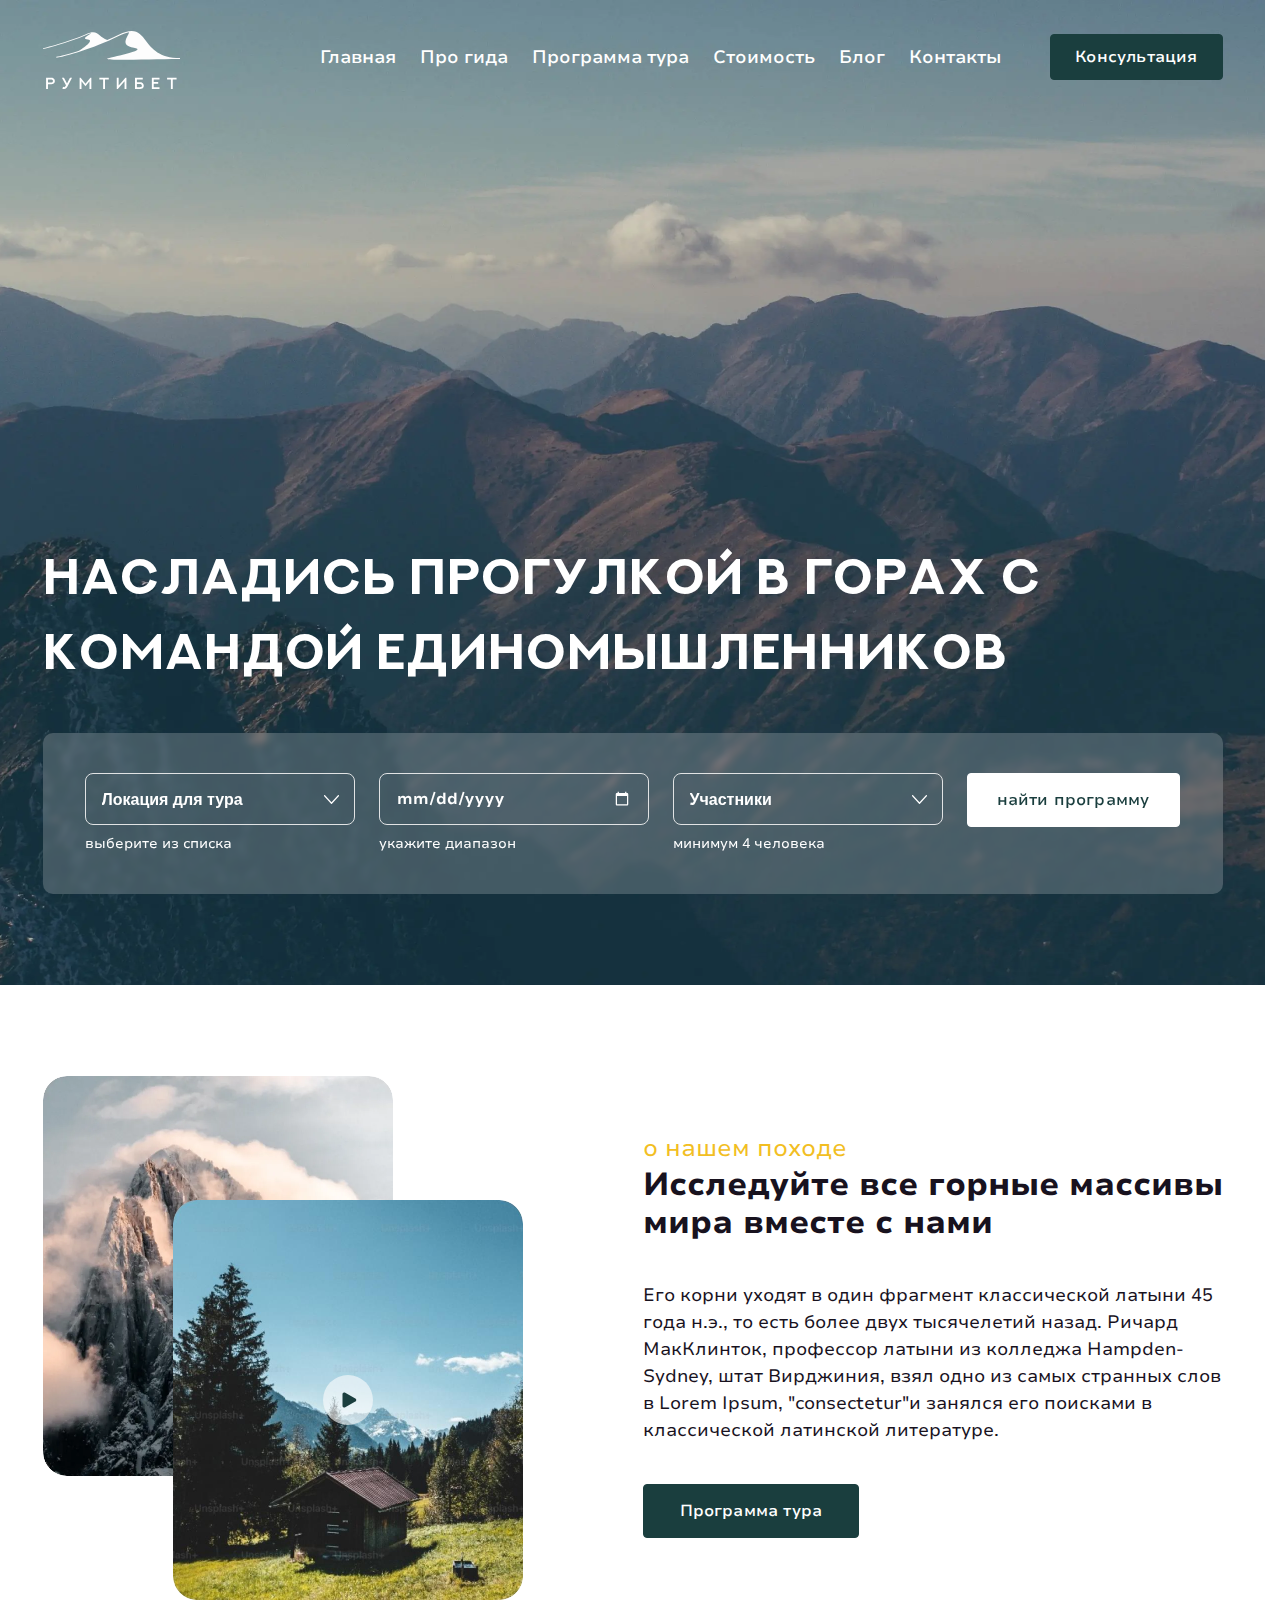
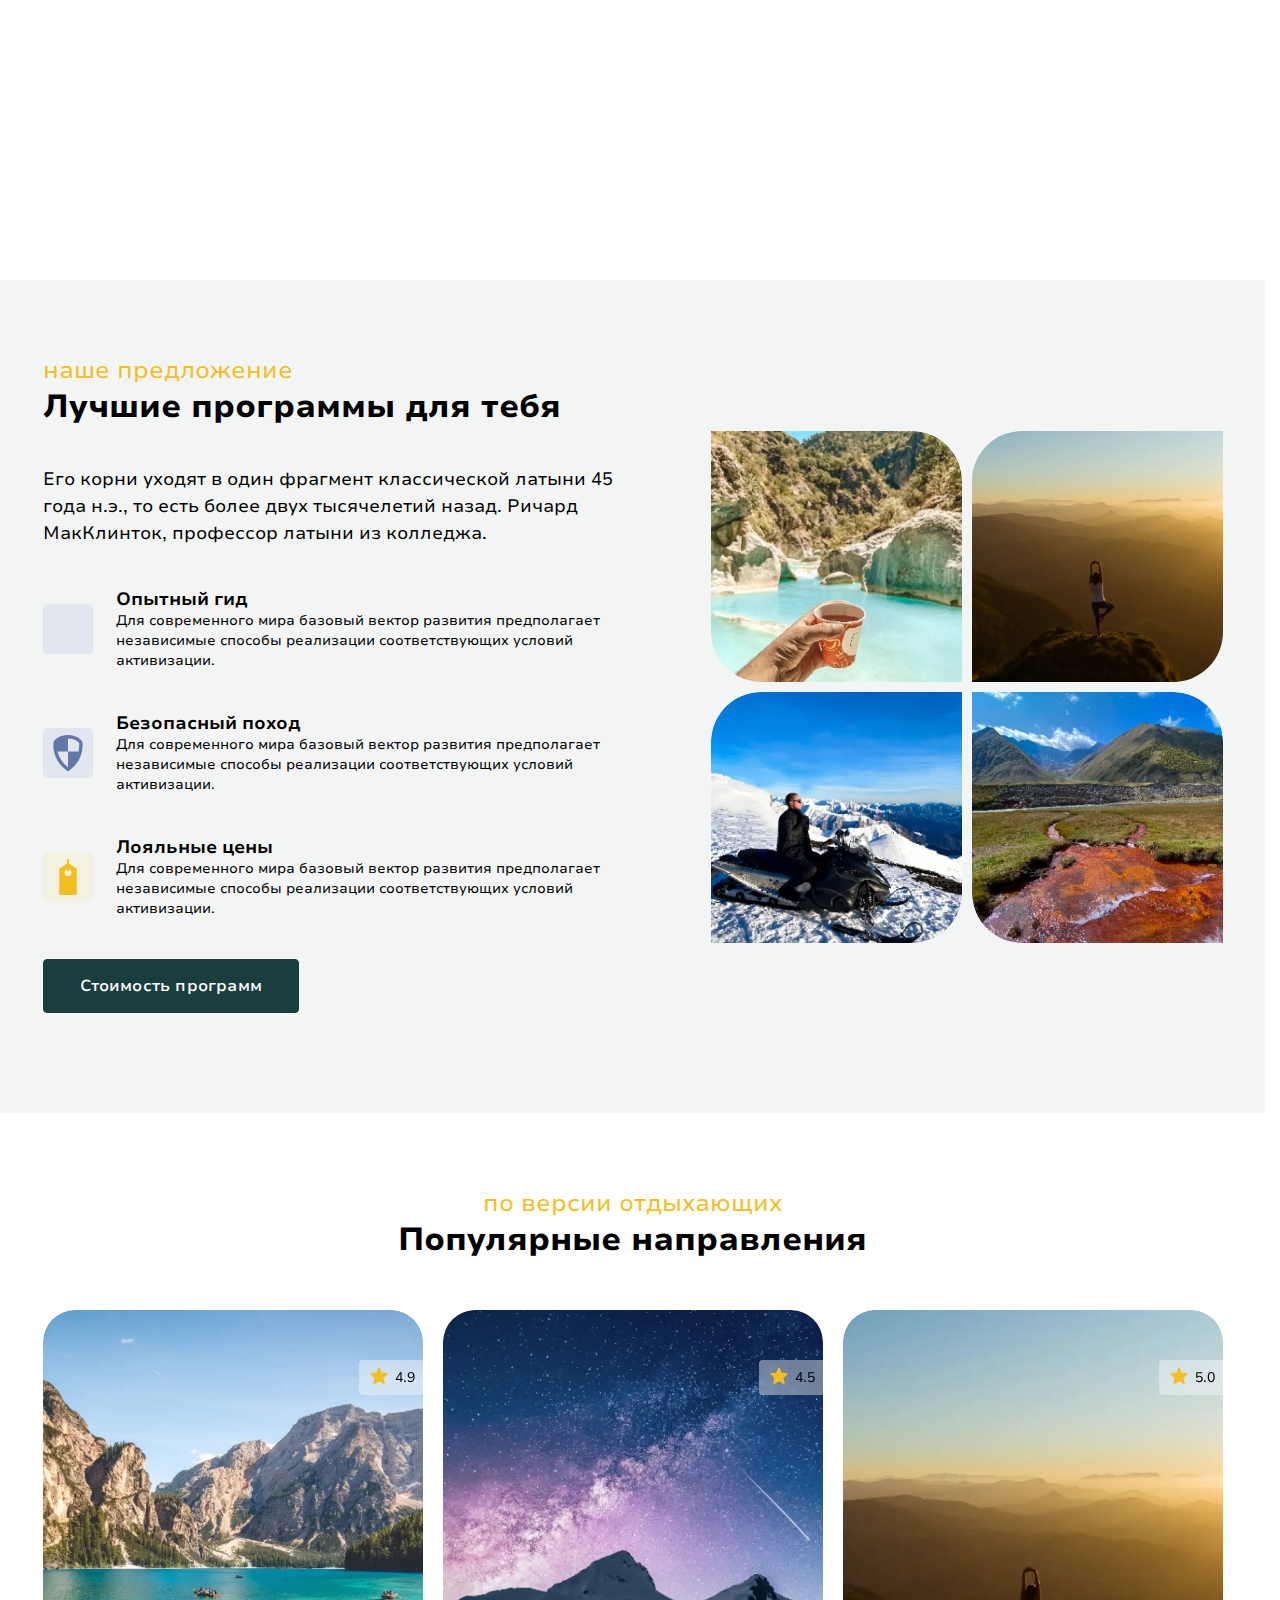
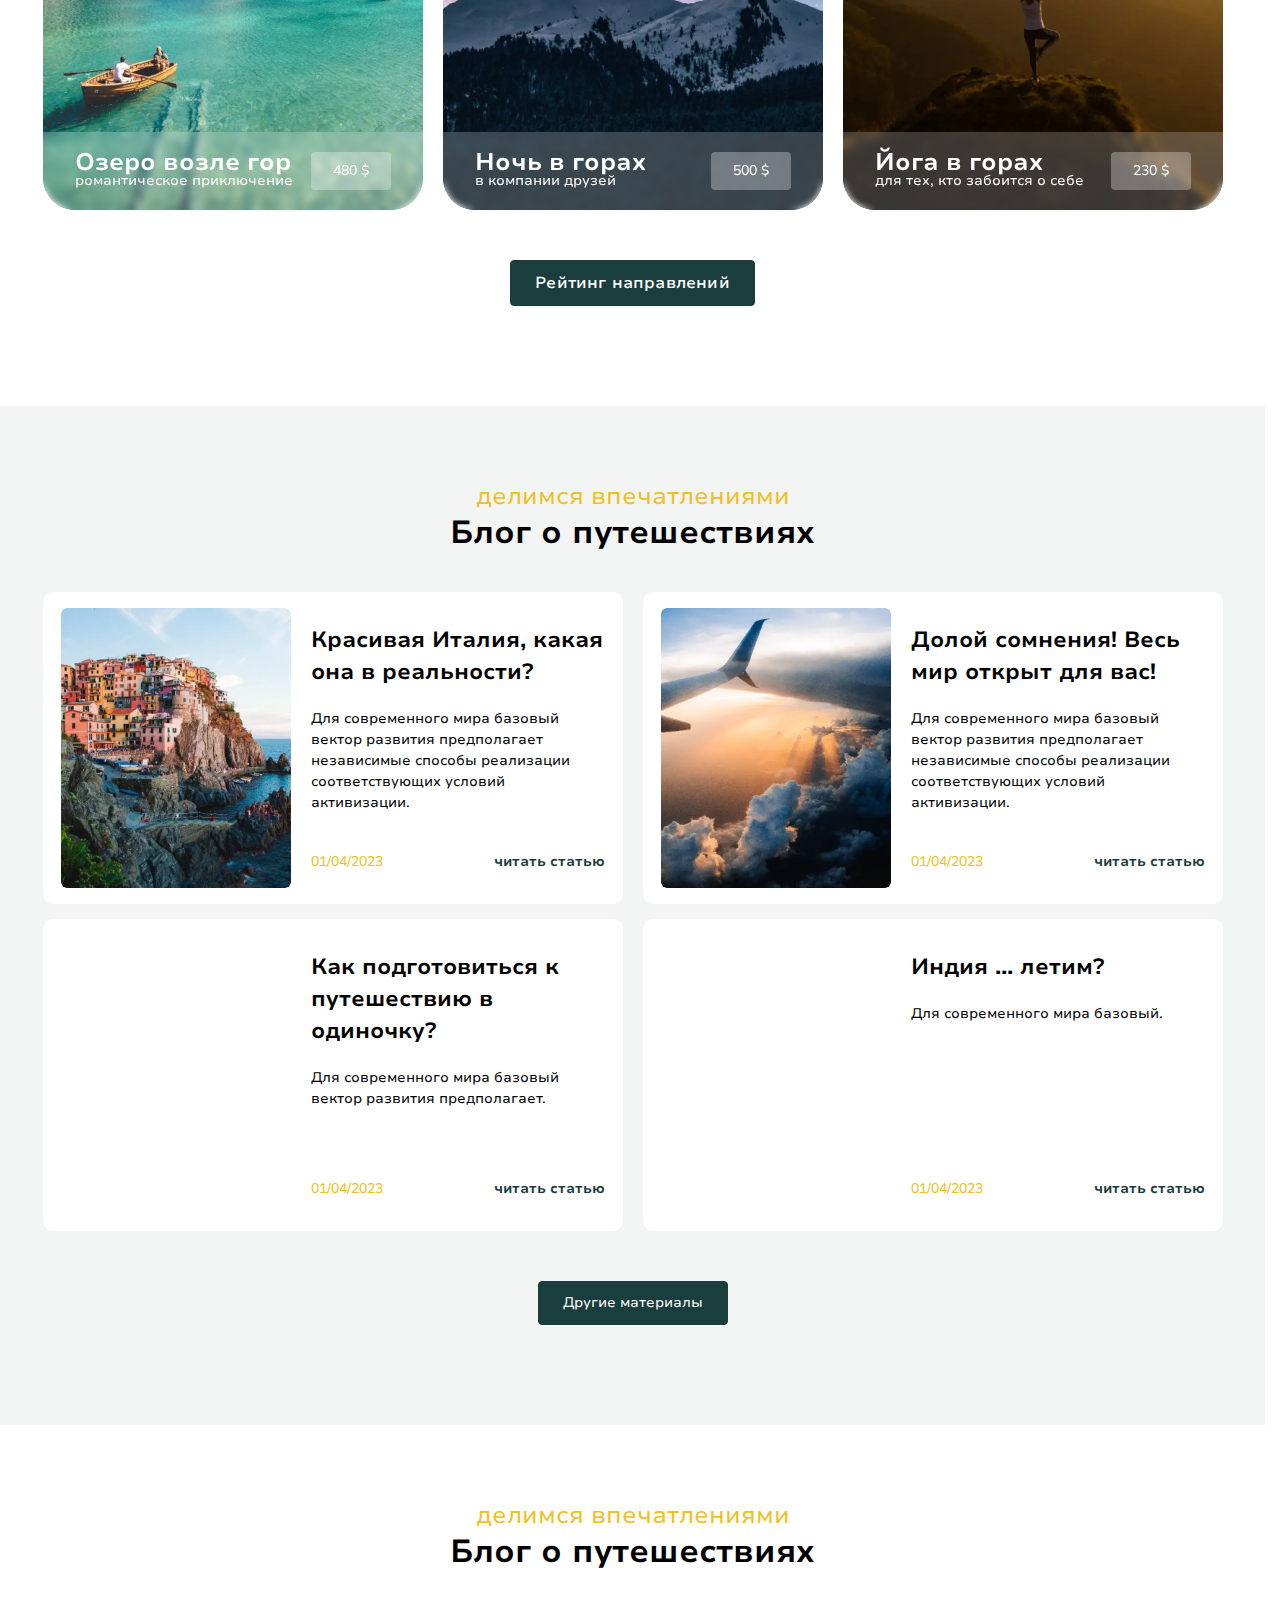
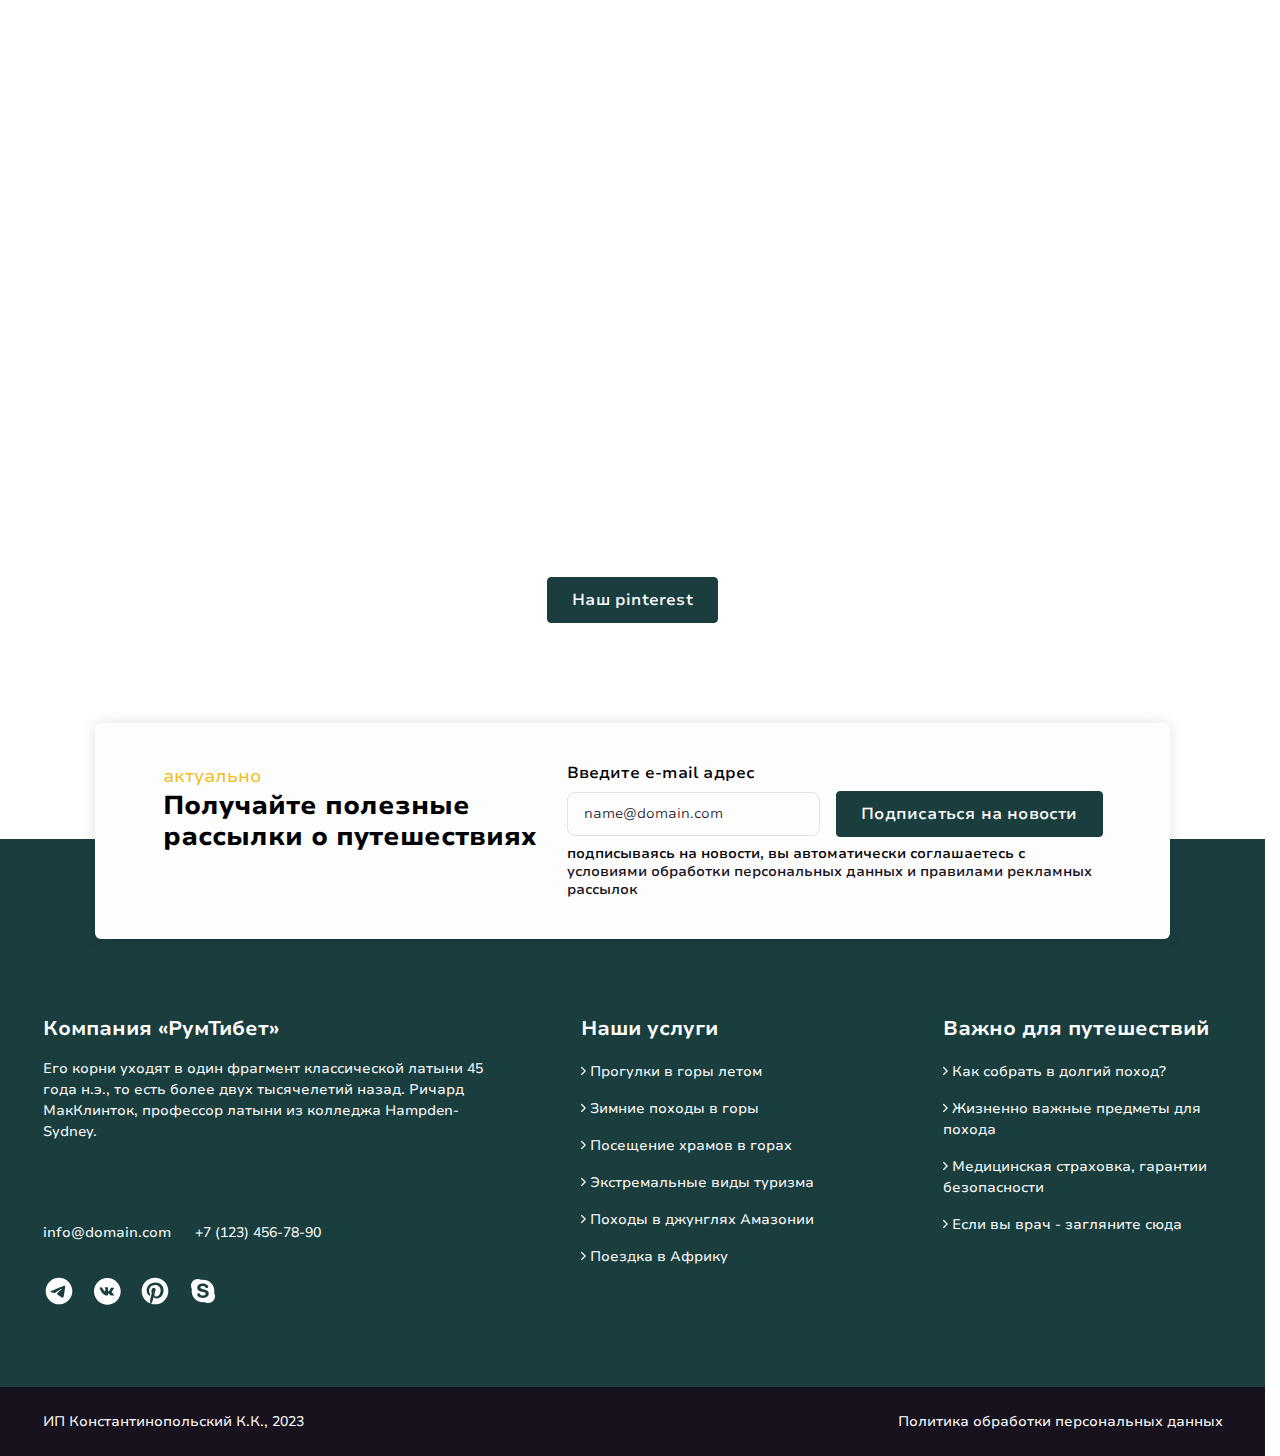
<file: index.html>
<!DOCTYPE html><html lang="ru"><head><meta charset="UTF-8"><meta http-equiv="X-UA-Compatible" content="IE=edge"><meta name="viewport" content="width=device-width,initial-scale=1"><meta property="og:type" content="website"><meta property="og:title" content="РУМТИБЕТ"><meta property="og:site_name" content="Туристический сайт для заказа путёвок в горы Тибета"><meta name="twitter:title" content="РУМТИБЕТ"><meta name="twitter:description" content="Туристический сайт для заказа путёвок в горы Тибета"><meta name="description" content="Туристический сайт для заказа путёвок в горы Тибета"><title>РУМТИБЕТ</title><link rel="shortcut icon" href="./img/favicon.png"><link rel="preload" href="./fonts/NEXTARTBold.woff2" as="font" type="font/woff2" crossorigin><link rel="preload" href="./fonts/NunitoSansBold.woff2" as="font" type="font/woff2" crossorigin><link rel="preload" href="./fonts/NunitoSansExtraBold.woff2" as="font" type="font/woff2" crossorigin><link rel="preload" href="./fonts/NunitoSansLight.woff2" as="font" type="font/woff2" crossorigin><link rel="preload" href="./fonts/NunitoSansRegular.woff2" as="font" type="font/woff2" crossorigin><link rel="preload" href="./fonts/NunitoSansSemiBold.woff2" as="font" type="font/woff2" crossorigin><link rel="stylesheet" href="./css/main-min.css"><script defer="defer" src="./js/main.js"></script></head><body><div class="page"><!-- Начало header --><header class="header"><div class="header__top"><div class="header__container container"><a href="#" class="header__logo" aria-label="логотип сайта"><svg width="137" height="72"><use xlink:href="./img/svg/sprites.svg#logo"></use></svg></a><div class="header__right"><div class="header__menu"><nav class="nav" aria-label="навигация"><ul class="nav__list" aria-label="навигационное меню"><li class="nav__item"><a class="nav__link tx-18-14" href="#" aria-label="главная">Главная</a></li><li class="nav__item"><a class="nav__link tx-18-14" href="#" aria-label="про гида">Про гида</a></li><li class="nav__item"><a class="nav__link tx-18-14" href="#" aria-label="программа тура">Программа тура</a></li><li class="nav__item"><a class="nav__link tx-18-14" href="#" aria-label="стоимость">Стоимость</a></li><li class="nav__item"><a class="nav__link tx-18-14" href="#" aria-label="блог">Блог</a></li><li class="nav__item"><a class="nav__link tx-18-14" href="#" aria-label="Контакты">Контакты</a></li></ul><button class="header__exit-menu" aria-label="выход из бургер меню"></button></nav></div><button class="burger" aria-label="бургер меню"><span></span> <span></span> <span></span></button> <a class="header__btn btn tx-16-12" href="#" aria-label="консультация">Консультация</a></div></div></div><div class="header__bottom"><div class="header__bottom-container container"><h1 class="header__title tt-50-22">Насладись прогулкой в горах с командой единомышленников</h1><div class="header__block"><form action="#" class="header__form" name="form-info" autocomplete="off" aria-label="форма данных для тура"><div class="header__wrapper-input"><select class="header__form-input tx-16-12-input" name="Сountry" id="tur" aria-label="локация для тура"><option>Локация для тура</option></select> <label class="header__form-label tx-14-12" for="tur">выберите из списка</label></div><div class="header__wrapper-input"><input class="header__form-input header__form-input-arrow tx-16-12-input" type="date" id="date" aria-label="дата похода"> <label class="header__form-label tx-14-12" for="date">укажите диапазон</label></div><div class="header__wrapper-input"><select class="header__form-input tx-16-12-input" name="Сountry" id="participants" aria-label="участники"><option>Участники</option></select> <label class="header__form-label tx-14-12" for="participants">минимум 4 человека</label></div><button class="header__form-btn btn tx-16-12" aria-label="кнопка найти программу">найти программу</button></form></div></div></div></header><!-- Конец header --><main><!-- Начало hike --><section class="hike"><div class="hike__container container"><ul class="hike__images" aria-label="картиник горных пейзаджей"><li class="hike__image"><picture><source media="(min-width: 320px)" srcset="./img/hike__mountains.webp" type="image/webp"><img src="../src/img/hike__mountains.jpg" loading="lazy" width="350" height="400" alt="горы"></picture></li><li class="hike__image hike__image_flex"><button class="hike__image-play"><svg width="22" height="22" aria-label="включает проигрыватель видио"><use xlink:href="./img/svg/sprites.svg#play"></use></svg></button><video src="./video/video.mp4" playsinline preload="metadata" muted poster="./img/hike__home.jpg" width="100" height="100"></video></li></ul><div class="hike__description"><div class="hike__subtitle tt-24-16">о нашем походе</div><h2 class="hike__title tt-32-20">Исследуйте все горные массивы мира вместе с нами</h2><div class="hike__texts tx-18-12"><div class="hike__text">Его корни уходят в один фрагмент классической латыни 45 года н.э., то есть более двух тысячелетий назад. Ричард МакКлинток, профессор латыни из колледжа Hampden-Sydney, штат Вирджиния, взял одно из самых странных слов в Lorem Ipsum, "consectetur"и занялся его поисками в классической латинской литературе.</div></div><a href="" class="hike__btn btn tx-16-12" aria-label="Программа тура">Программа тура</a></div></div></section><!-- Конец hike --><!-- Начало proposal --><section class="proposal"><div class="proposal__container container"><div class="proposal__wrapper"><div class="proposal__subtitle tt-24-16">наше предложение</div><h2 class="proposal__title tt-32-20">Лучшие программы для тебя</h2><div class="proposal__texts"><p class="proposal__text tx-18-12">Его корни уходят в один фрагмент классической латыни 45 года н.э., то есть более двух тысячелетий назад. Ричард МакКлинток, профессор латыни из колледжа.</p></div><ul class="proposal__items" aria-label="лучшие предложения программ"><li class="proposal__item"><div class="proposal__icon proposal__icon-bk1"><svg width="50" height="50"><use xlink:href="./img/svg/sprites.svg#people"></use></svg></div><div class="proposal__block"><div class="proposal__block-title tx-18-14">Опытный гид</div><div class="proposal__block-texts"><p class="proposal__block-text tx-14-12">Для современного мира базовый вектор развития предполагает независимые способы реализации соответствующих условий активизации.</p></div></div></li><li class="proposal__item"><div class="proposal__icon proposal__icon-bk2"><svg width="50" height="50"><use xlink:href="./img/svg/sprites.svg#shield"></use></svg></div><div class="proposal__block"><div class="proposal__block-title tx-18-14">Безопасный поход</div><div class="proposal__block-texts"><p class="proposal__block-text tx-14-12">Для современного мира базовый вектор развития предполагает независимые способы реализации соответствующих условий активизации.</p></div></div></li><li class="proposal__item"><div class="proposal__icon proposal__icon-bk3"><svg width="50" height="50"><use xlink:href="./img/svg/sprites.svg#receipt"></use></svg></div><div class="proposal__block"><div class="proposal__block-title tx-18-14">Лояльные цены</div><div class="proposal__block-texts"><p class="proposal__block-text tx-14-12">Для современного мира базовый вектор развития предполагает независимые способы реализации соответствующих условий активизации.</p></div></div></li></ul><a href="#" class="proposal__btn tx-16-12 btn" aria-label="стоимость программ">Стоимость программ</a></div><ul class="proposal__images" aria-label="картинки горных горных мест"><li class="proposal__image"><picture><source media="(min-width: 320px)" srcset="./img/proposal__img-1.webp" type="image/webp"><img src="../src/img/proposal__img-1.png." loading="lazy" width="250" height="250" alt="кофе"></picture></li><li class="proposal__image"><picture><source media="(min-width: 320px)" srcset="./img/directions__3.webp" type="image/webp"><img src="../src/img/directions__3.jpg" loading="lazy" width="250" height="250" alt="мужчина"></picture></li><li class="proposal__image"><picture><source media="(min-width: 320px)" srcset="./img/proposal__img-3.webp" type="image/webp"><img src="../src/img/proposal__img-3.png." loading="lazy" width="250" height="250" alt="снегоход"></picture></li><li class="proposal__image"><picture><source media="(min-width: 320px)" srcset="./img/proposal__img-4.webp" type="image/webp"><img src="../src/img/proposal__img-4.png." loading="lazy" width="250" height="250" alt="горная река"></picture></li></ul></div></section><!-- Конец proposal --><!-- Начало directions --><section class="directions"><div class="directions__container container"><div class="directions__subtitle tt-24-16">по версии отдыхающих</div><h2 class="directions__title tt-32-20">Популярные направления</h2><ul class="directions__items" aria-label="популярные направления"><li class="directions__item"><div class="directions__image"><picture><source media="(min-width: 320px)" srcset="./img/directions__1.webp" type="image/webp"><img src="../src/img/directions__1.jpg" loading="lazy" width="380" height="500" alt="лодки"></picture></div><div class="directions__top"><div class="directions__srar-icon"><svg width="24" height="24"><use xlink:href="./img/svg/sprites.svg#star"></use></svg></div><span class="directions__srar-number tx-14-12">4.9</span></div><div class="directions__bottom"><div class="directions__bottom-wrapper"><h3 class="directions__bottom-title tt-24-16">Озеро возле гор</h3><div class="directions__bottom-descriptions"><div class="directions__bottom-description tx-14-12">романтическое приключение</div></div></div><div class="directions__bottom-price"><span>480 $</span></div></div></li><li class="directions__item"><div class="directions__image"><picture><source media="(min-width: 320px)" srcset="./img/directions__2.webp" type="image/webp"><img src="../src/img/directions__2.jpg" loading="lazy" width="380" height="500" alt="звёздное небо"></picture></div><div class="directions__top"><div class="directions__srar-icon"><svg width="24" height="24"><use xlink:href="./img/svg/sprites.svg#star"></use></svg></div><span class="directions__srar-number tx-14-12">4.5</span></div><div class="directions__bottom"><div class="directions__bottom-wrapper"><h3 class="directions__bottom-title tt-24-16">Ночь в горах</h3><div class="directions__bottom-descriptions"><div class="directions__bottom-description tx-14-12">в компании друзей</div></div></div><div class="directions__bottom-price"><span>500 $</span></div></div></li><li class="directions__item"><div class="directions__image"><picture><source media="(min-width: 320px)" srcset="./img/directions__3.webp" type="image/webp"><img src="../src/img/directions__3.jpg" loading="lazy" width="380" height="500" alt="женщина"></picture></div><div class="directions__top"><div class="directions__srar-icon"><svg width="24" height="24"><use xlink:href="./img/svg/sprites.svg#star"></use></svg></div><span class="directions__srar-number tx-14-12">5.0</span></div><div class="directions__bottom"><div class="directions__bottom-wrapper"><h3 class="directions__bottom-title tt-24-16">Йога в горах</h3><div class="directions__bottom-descriptions"><div class="directions__bottom-description tx-14-12">для тех, кто забоится о себе</div></div></div><div class="directions__bottom-price"><span>230 $</span></div></div></li></ul><a href="#" class="directions__btn tx-16-12 btn" aria-label="Рейтинг направлений">Рейтинг направлений</a></div></section><!-- Конец directions --><!-- Начало  blog --><section class="blog pt-80-pb-100"><div class="blog__container container"><div class="blog__subtitle tt-24-16">делимся впечатлениями</div><h2 class="blog__title tt-32-20">Блог о путешествиях</h2><ul class="blog__items" aria-label="блог с впечатлениями"><li class="blog__item"><div class="blog__item-left"><picture><source media="(min-width: 320px)" srcset="./img/blog-sity.webp" type="image/webp"><img src="../src/img/blog-sity.jpg" loading="lazy" width="230" height="280" alt="город"></picture></div><div class="blog__item-right"><h3 class="blog__item-title tt-24-16">Красивая Италия, какая она в реальности?</h3><div class="blog__item-texts"><div class="blog__item-text tx-14-12">Для современного мира базовый вектор развития предполагает независимые способы реализации соответствующих условий активизации.</div></div><div class="blog__item-botblock"><div class="blog__item-date tx-14-12">01/04/2023</div><a href="#" class="blog__item-link tx-14-12" aria-label="читать статью">читать статью</a></div></div></li><li class="blog__item"><div class="blog__item-left"><picture><source media="(min-width: 320px)" srcset="./img/blog-plane.webp" type="image/webp"><img src="../src/img/blog-plane.jpg" loading="lazy" width="230" height="280" alt="самолёт"></picture></div><div class="blog__item-right"><h3 class="blog__item-title tt-24-16">Долой сомнения! Весь мир открыт для вас!</h3><div class="blog__item-texts"><div class="blog__item-text tx-14-12">Для современного мира базовый вектор развития предполагает независимые способы реализации соответствующих условий активизации.</div></div><div class="blog__item-botblock"><div class="blog__item-date tx-14-12">01/04/2023</div><a href="#" class="blog__item-link tx-14-12" aria-label="читать статью">читать статью</a></div></div></li><li class="blog__item"><div class="blog__item-left"><picture><source media="(min-width: 320px)" srcset="./img/blog-men.webp" type="image/webp"><img src="../src/img/blog-men.jpg" loading="lazy" width="230" height="280" alt="мужчина с портфелем"></picture></div><div class="blog__item-right"><h3 class="blog__item-title tt-24-16">Как подготовиться к путешествию в одиночку?</h3><div class="blog__item-texts"><div class="blog__item-text tx-14-12">Для современного мира базовый вектор развития предполагает.</div></div><div class="blog__item-botblock"><div class="blog__item-date tx-14-12">01/04/2023</div><a href="#" class="blog__item-link tx-14-12" aria-label="читать статью">читать статью</a></div></div></li><li class="blog__item"><div class="blog__item-left"><picture><source media="(min-width: 320px)" srcset="./img/blog-temple.webp" type="image/webp"><img src="../src/img/blog-temple.jpg" loading="lazy" width="230" height="280" alt="храм"></picture></div><div class="blog__item-right"><h3 class="blog__item-title tt-24-16">Индия ... летим?</h3><div class="blog__item-texts"><div class="blog__item-text tx-14-12">Для современного мира базовый.</div></div><div class="blog__item-botblock"><div class="blog__item-date tx-14-12">01/04/2023</div><a href="#" class="blog__item-link tx-14-12" aria-label="читать статью">читать статью</a></div></div></li></ul><a href="#" class="blog__item-btn btn" aria-label="Другие материалы">Другие материалы</a></div></section><!-- Конец blog --><!-- Начало  impressions --><section class="impressions pt-80-pb-100"><div class="container"><span class="impressions__subtitle tt-24-16">делимся впечатлениями</span><h2 class="impressions__title tt-32-20">Блог о путешествиях</h2><ul class="impressions__images" aria-label="самые впечатляющие места"><li class="impressions__image wide-1"><picture><source media="(min-width: 320px)" srcset="./img/impressions-1.webp" type="image/webp"><img src="../src/img/impressions-1.jpg" loading="lazy" width="580" height="250" alt="воздушные шары"></picture></li><li class="impressions__image ordinary-1"><picture><source media="(min-width: 320px)" srcset="./img/impressions-2.webp" type="image/webp"><img src="../src/img/impressions-2.jpg" loading="lazy" width="280" height="250" alt="фотокамера"></picture></li><li class="impressions__image ordinary-2"><picture><source media="(min-width: 320px)" srcset="./img/impressions-3.webp" type="image/webp"><img src="../src/img/impressions-3.jpg" loading="lazy" width="280" height="250" alt="катер"></picture></li><li class="impressions__image ordinary-3"><picture><source media="(min-width: 320px)" srcset="./img/impressions-4.webp" type="image/webp"><img src="../src/img/impressions-4.jpg" loading="lazy" width="280" height="250" alt="пляж"></picture></li><li class="impressions__image wide-2"><picture><source media="(min-width: 320px)" srcset="./img/impressions-5.webp" type="image/webp"><img src="../src/img/impressions-5.jpg" loading="lazy" width="580" height="250" alt="женщина с рюкзаком"></picture></li><li class="impressions__image ordinary-4"><picture><source media="(min-width: 320px)" srcset="./img/impressions-6.webp" type="image/webp"><img src="../src/img/impressions-6.jpg" loading="lazy" width="280" height="250" alt="набор для путешествий"></picture></li></ul><a href="#" class="impressions__btn tx-16-12 btn" aria-label="Наш pinterest">Наш pinterest</a></div></section><!-- Конец impressions --><!-- Начало  mailing --><section class="mailing"><div class="mailing__container container"><div class="mailing__left"><div class="mailing__left-subtitle tx-18-12">актуально</div><h3 class="mailing__left-title tt-26-16">Получайте полезные рассылки о путешествиях</h3></div><form class="mailing__right" aria-label="форма для обратной связи"><label class="mailing__right-label tx-16-12" for="email">Введите e-mail адрес</label><div class="mailing__right-inpbtn"><input class="mailing__right-input" type="text" id="email" placeholder="name@domain.com" aria-label="электронный адрес"> <button class="mailing__btn btn tx-16-12" aria-label="Подписаться на новости">Подписаться на новости</button></div><div class="mailing__right-descr tx-14-12">подписываясь на новости, вы автоматически соглашаетесь с <span><a class="mailing__right-link tx-14-12" href="#" aria-label="условиями обработки
                  персональных данных">условиями обработки персональных данных и правилами рекламных рассылок</a></span></div></form></div></section><!-- Конец mailing --></main><!-- Начало footer --><footer class="footer"><div class="footer__container container"><div class="footer__left"><h3 class="footer__left-title tt-20-16">Компания «РумТибет»</h3><div class="footer__left-descr tx-14-12">Его корни уходят в один фрагмент классической латыни 45 года н.э., то есть более двух тысячелетий назад. Ричард МакКлинток, профессор латыни из колледжа Hampden-Sydney.</div><address class="footer__left-contact"><ul class="footer__left-items" aria-label="телефон и электронная почта"><li class="footer__left-item tx-14-12"><a href="mailto:info@domain.com" aria-label="электронная почта">info@domain.com</a></li><li class="footer__left-item tx-14-12"><a href="tel:+71234567890" aria-label="телефон">+7 (123) 456-78-90</a></li></ul><ul class="footer__left-soc" aria-label="социальные сети для связи"><li class="footer__left-socitem"><a href="#" aria-label="телеграмм"><svg width="32" height="32"><use xlink:href="./img/svg/sprites.svg#telegram"></use></svg></a></li><li class="footer__left-socitem"><a href="#" aria-label="вконтакте"><svg width="32" height="32"><use xlink:href="./img/svg/sprites.svg#vk"></use></svg></a></li><li class="footer__left-socitem"><a href="#" aria-label="пинтерест"><svg width="32" height="32"><use xlink:href="./img/svg/sprites.svg#pinterest"></use></svg></a></li><li class="footer__left-socitem"><a href="#" aria-label="скайп"><svg width="32" height="32"><use xlink:href="./img/svg/sprites.svg#skype"></use></svg></a></li></ul></address></div><ul class="footer__items" aria-label="Наши услуги"><li class="footer__item tx-14-12"><h3 class="footer__title tt-20-16">Наши услуги</h3><a href="#" aria-label="Прогулки в горы летом"><svg width="5" height="10"><use xlink:href="./img/svg/sprites.svg#arrow"></use></svg> Прогулки в горы летом</a></li><li class="footer__item tx-14-12"><a href="#" aria-label="Зимние походы в горы"><svg width="5" height="10"><use xlink:href="./img/svg/sprites.svg#arrow"></use></svg> Зимние походы в горы</a></li><li class="footer__item tx-14-12"><a href="#" aria-label="Посещение храмов в горах"><svg width="5" height="10"><use xlink:href="./img/svg/sprites.svg#arrow"></use></svg> Посещение храмов в горах</a></li><li class="footer__item tx-14-12"><a href="#" aria-label="Экстремальные виды туризма"><svg width="5" height="10"><use xlink:href="./img/svg/sprites.svg#arrow"></use></svg> Экстремальные виды туризма</a></li><li class="footer__item tx-14-12"><a href="#" aria-label="Походы в джунглях Амазонии"><svg width="5" height="10"><use xlink:href="./img/svg/sprites.svg#arrow"></use></svg> Походы в джунглях Амазонии</a></li><li class="footer__item tx-14-12"><a href="#" aria-label="Поездка в Африку"><svg width="5" height="10"><use xlink:href="./img/svg/sprites.svg#arrow"></use></svg> Поездка в Африку</a></li></ul><ul class="footer__items" aria-label="Важно для путешествий"><li class="footer__item tx-14-12"><h3 class="footer__title tt-20-16">Важно для путешествий</h3><a href="#" aria-label="Как собрать в долгий поход?"><svg width="5" height="10"><use xlink:href="./img/svg/sprites.svg#arrow"></use></svg> Как собрать в долгий поход?</a></li><li class="footer__item tx-14-12"><a href="#" aria-label="Жизненно важные предметы для похода"><svg width="5" height="10"><use xlink:href="./img/svg/sprites.svg#arrow"></use></svg> Жизненно важные предметы для похода</a></li><li class="footer__item tx-14-12"><a href="#" aria-label="Медицинская страховка, гарантии безопасности"><svg width="5" height="10"><use xlink:href="./img/svg/sprites.svg#arrow"></use></svg> Медицинская страховка, гарантии безопасности</a></li><li class="footer__item tx-14-12"><a href="#" aria-label="Если вы врач - загляните сюда"><svg width="5" height="10"><use xlink:href="./img/svg/sprites.svg#arrow"></use></svg> Если вы врач - загляните сюда</a></li></ul></div><div class="footer__bottom"><div class="footer__bottom-container container"><span class="tx-14-12">ИП Константинопольский К.К., 2023</span> <a href="#"><span class="tx-14-12">Политика обработки персональных данных</span></a></div></div></footer><!-- Конец footer --></div></body></html>
</file>
<file: css/main-min.css>
*{padding:0;margin:0;border:0}*,:after,:before{-webkit-box-sizing:border-box;box-sizing:border-box}:active,:focus{outline:0}a:active,a:focus{outline:0}aside,footer,header,nav{display:block}body,html{height:100%;width:100%;font-size:100%;line-height:1;font-size:14px;-ms-text-size-adjust:100%;-moz-text-size-adjust:100%;-webkit-text-size-adjust:100%;scroll-behavior:smooth;scrollbar-gutter:stable}button,input,textarea{font-family:inherit}input::-ms-clear{display:none}input,textarea{-moz-appearance:none;appearance:none;-webkit-appearance:none;border-radius:0}button{cursor:pointer;background-color:transparent}button::-moz-focus-inner{padding:0;border:0}a{display:inline-block}a,a:visited{text-decoration:none}a:hover{text-decoration:none}ul li{list-style:none}img{vertical-align:top}h1,h2,h3,h4,h5,h6{font-size:inherit;font-weight:inherit}picture{display:block;width:100%;height:100%}@font-face{font-family:NunitoSans;font-style:normal;font-weight:300;font-display:swap;src:url(../fonts/NunitoSansLight.woff2) format("woff2")}@font-face{font-family:NunitoSans;font-style:normal;font-weight:400;font-display:swap;src:url(../fonts/NunitoSansRegular.woff2) format("woff2")}@font-face{font-family:NunitoSans;font-style:normal;font-weight:600;font-display:swap;src:url(../fonts/NunitoSansSemiBold.woff2) format("woff2")}@font-face{font-family:NunitoSans;font-style:normal;font-weight:700;font-display:swap;src:url(../fonts/NunitoSansBold.woff2) format("woff2")}@font-face{font-family:NunitoSans;font-style:normal;font-weight:800;font-display:swap;src:url(../fonts/NunitoSansExtraBold.woff2) format("woff2")}@font-face{font-family:NEXTART;font-style:normal;font-weight:700;font-display:swap;src:url(../fonts/NEXTARTBold.woff2) format("woff2")}:root{--font-main:"NunitoSans",sans-serif;--container-width:1180px;--container-step:20px;--container-step-tablet:15px;--container-step-mobile:10px;--container:calc(var(--container-width) + (var(--container-step) * 2));--background-page:#fff;--white:#fff;--dark-green:#1A3E3E;--grey:#E1E3E4;--dark-brown:#373737;--yelow:#F2BE22;--black:#18121E;--violet:#7B68EE;--blue:#4169E1;--dark-grey:#F3F5F4;--dark-white:#E3E6EE;--light-yellow:#F3F1E1}.container{max-width:var(--container);margin:0 auto;padding:0 var(--container-step)}@media (max-width:991px){.container{padding:0 var(--container-step-tablet)}}@media (max-width:600px){.container{padding:0 var(--container-step-mobile)}}.page{display:-webkit-box;display:-ms-flexbox;display:flex;-webkit-box-orient:vertical;-webkit-box-direction:normal;-ms-flex-direction:column;flex-direction:column;font-family:var(--font-main);min-height:100vh;overflow:hidden;background-color:var(--background-page)}main{-webkit-box-flex:1;-ms-flex:1 1 auto;flex:1 1 auto}.visually-hidden{position:absolute;width:1px;height:1px;margin:-1px;padding:0;overflow:hidden;border:0;clip:rect(0 0 0 0)}.webp .header{background-image:url(../img/header__bg.webp)}.no-webp .header{background-image:url(../img/header__bg.jpg)}.pt-80-pb-100{padding-top:80px;padding-bottom:100px}.tt-50-22{font-family:NEXTART,sans-serif;font-size:50px;font-style:normal;font-weight:700;line-height:150%;letter-spacing:1px}@media (max-width:991px){.tt-50-22{font-size:35px}}@media (max-width:600px){.tt-50-22{font-size:22px}}.tt-32-20{font-size:32px;font-style:normal;font-weight:800;line-height:120%}@media (max-width:991px){.tt-32-20{font-size:26px}}@media (max-width:600px){.tt-32-20{font-size:20px}}.tt-26-16{font-size:26px;font-style:normal;font-weight:800;line-height:120%}@media (max-width:991px){.tt-26-16{font-size:18px}}@media (max-width:600px){.tt-26-16{font-size:16px}}.tt-24-16{font-size:24px;font-style:normal;font-weight:400;line-height:20px}@media (max-width:991px){.tt-24-16{font-size:18px}}@media (max-width:600px){.tt-24-16{font-size:16px}}.tt-20-16{font-size:20px;font-style:normal;font-weight:700;line-height:24px}@media (max-width:991px){.tt-20-16{font-size:18px}}@media (max-width:600px){.tt-20-16{font-size:16px}}.tx-20-14{font-size:20px;font-style:normal;font-weight:700;line-height:24px}@media (max-width:991px){.tx-20-14{font-size:16px}}@media (max-width:600px){.tx-20-14{font-size:12px}}.tx-18-14{font-size:18px;font-style:normal;font-weight:600;line-height:normal}@media (max-width:991px){.tx-18-14{font-size:16px}}@media (max-width:600px){.tx-18-14{font-size:14px}}.tx-18-12{font-size:18px;font-style:normal;font-weight:400;line-height:150%}@media (max-width:991px){.tx-18-12{font-size:16px}}@media (max-width:600px){.tx-18-12{font-size:12px}}.tx-16-12-input{font-size:16px;font-style:normal;font-weight:700;line-height:150%}@media (max-width:991px){.tx-16-12-input{font-size:14px}}@media (max-width:600px){.tx-16-12-input{font-size:12px}}.tx-16-12{font-size:16px;font-style:normal;font-weight:600;line-height:20px;letter-spacing:.192px}@media (max-width:991px){.tx-16-12{font-size:14px}}@media (max-width:600px){.tx-16-12{font-size:12px}}.tx-14-12{font-size:14px;font-style:normal;font-weight:400;line-height:150%}@media (max-width:600px){.tx-14-12{font-size:12px}}.btn{display:-webkit-box;display:-ms-flexbox;display:flex;-webkit-box-align:center;-ms-flex-align:center;align-items:center;-webkit-box-pack:center;-ms-flex-pack:center;justify-content:center;padding:12px 24px;width:-webkit-fit-content;width:-moz-fit-content;width:fit-content;min-width:157px;min-height:44px;color:var(--white);background-color:var(--dark-green);-ms-flex-negative:0;flex-shrink:0;-webkit-transition:background-color .3s ease-in-out,color .3s ease-in-out,border-color .3s ease-in-out;-o-transition:background-color .3s ease-in-out,color .3s ease-in-out,border-color .3s ease-in-out;transition:background-color .3s ease-in-out,color .3s ease-in-out,border-color .3s ease-in-out;border:1px solid var(--dark-green);border-radius:4px}@media (any-hover:hover){.btn:hover{color:var(--dark-green);background-color:var(--white);border-color:var(--dark-green)}}.btn:focus-visible{background-color:var(--blue)}.btn:active{background-color:var(--blue);-webkit-transition-duration:.1s;-o-transition-duration:.1s;transition-duration:.1s}@media (max-width:991px){.btn{min-width:120px;font-size:14px;padding:10px 24px}}@media (max-width:600px){.btn{min-width:80px;font-size:12px}}.header{padding:21px 0 91px 0;min-height:985px;background-position:center;background-repeat:no-repeat;background-size:cover;display:-webkit-box;display:-ms-flexbox;display:flex;-webkit-box-orient:vertical;-webkit-box-direction:normal;-ms-flex-direction:column;flex-direction:column;gap:24px;-webkit-box-pack:justify;-ms-flex-pack:justify;justify-content:space-between}.header__container{display:-webkit-box;display:-ms-flexbox;display:flex;-webkit-box-align:center;-ms-flex-align:center;align-items:center;-webkit-box-pack:justify;-ms-flex-pack:justify;justify-content:space-between;gap:20px}.header__logo{-webkit-box-flex:0;-ms-flex:0 0 137px;flex:0 0 137px;height:72px;display:block}.header__logo svg{display:block;width:100%;height:100%;-o-object-fit:contain;object-fit:contain;-o-object-position:center;object-position:center}@media (max-width:991px){.header__logo{-webkit-box-flex:0;-ms-flex:0 0 100px;flex:0 0 100px;height:40px}}@media (max-width:600px){.header__logo{-webkit-box-flex:0;-ms-flex:0 0 85px;flex:0 0 85px;height:32px}}.header__menu{-webkit-box-flex:0;-ms-flex:0 1 100%;flex:0 1 100%;width:100%}@media (max-width:991px){.header__menu{display:-webkit-box;display:-ms-flexbox;display:flex;-webkit-box-orient:vertical;-webkit-box-direction:normal;-ms-flex-direction:column;flex-direction:column;position:fixed;top:0;left:0;width:100vw;height:100vh;background-color:var(--dark-brown);z-index:100;padding:100px 30px 30px 30px;opacity:0;visibility:hidden;pointer-events:none;overflow:auto;-webkit-transition:opacity .2s ease-in-out,visibility .2s ease-in-out,pointer-events .2s ease-in-out;-o-transition:opacity .2s ease-in-out,visibility .2s ease-in-out,pointer-events .2s ease-in-out;transition:opacity .2s ease-in-out,visibility .2s ease-in-out,pointer-events .2s ease-in-out}}@media (max-width:600px){.header__menu{padding:80px 30px 30px 30px}}.header__exit-menu{display:none;position:absolute;width:30px;height:30px;background-color:transparent}@media (max-width:991px){.header__exit-menu{display:block;top:30px;right:30px}}@media (max-width:600px){.header__exit-menu{top:25px;right:25px}}.header__exit-menu::before{content:"";position:absolute;top:12px;left:0;width:100%;height:1px;background-color:var(--white);-webkit-transform:rotate(45deg);-ms-transform:rotate(45deg);transform:rotate(45deg)}.header__exit-menu::after{content:"";position:absolute;top:12px;right:0;width:100%;height:1px;background-color:var(--white);-webkit-transform:rotate(-45deg);-ms-transform:rotate(-45deg);transform:rotate(-45deg)}.header__right{-webkit-box-flex:0;-ms-flex:0 1 100%;flex:0 1 100%;display:-webkit-box;display:-ms-flexbox;display:flex;-webkit-box-align:center;-ms-flex-align:center;align-items:center;gap:49px;-webkit-box-pack:end;-ms-flex-pack:end;justify-content:flex-end}@media (max-width:991px){.header__right{-ms-flex-wrap:wrap;flex-wrap:wrap;gap:24px}}@media (max-width:600px){.header__right{gap:16px}}.header__btn{-ms-flex-negative:0;flex-shrink:0}@media (max-width:600px){.header__btn{display:none}}.header__title{color:var(--white)}.header__title:not(:last-child){margin-bottom:41px}.header__block{padding:40px 42px;display:-webkit-box;display:-ms-flexbox;display:flex;-webkit-box-pack:center;-ms-flex-pack:center;justify-content:center;-webkit-box-align:center;-ms-flex-align:center;align-items:center;border-radius:10px;background:rgba(255,255,255,.2);-webkit-backdrop-filter:blur(3px);backdrop-filter:blur(3px);min-height:161px}@media (max-width:1220px){.header__block{padding:32px 24px}}@media (max-width:600px){.header__block{padding:24px 16px}}.header__form{-webkit-box-flex:0;-ms-flex:0 1 100%;flex:0 1 100%;width:100%;display:-webkit-box;display:-ms-flexbox;display:flex;-webkit-box-align:start;-ms-flex-align:start;align-items:flex-start;-ms-flex-wrap:wrap;flex-wrap:wrap;gap:12px 24px}@media (max-width:991px){.header__form{display:-ms-grid;display:grid;-ms-grid-rows:auto;-ms-grid-columns:1fr 20px 1fr;grid-template:auto/repeat(2,1fr);gap:20px}}@media (max-width:600px){.header__form{-ms-grid-columns:1fr;grid-template-columns:1fr}}.header__wrapper-input{display:block;-webkit-box-flex:0;-ms-flex:0 1 270px;flex:0 1 270px;width:100%}.header__form-input{width:100%;padding:14px 16px;height:52px;background:0 0;color:var(--white);border-radius:8px;border:1px solid var(--grey);-webkit-transition:background-color .5s ease,border-color .3s ease-in-out;-o-transition:background-color .5s ease,border-color .3s ease-in-out;transition:background-color .5s ease,border-color .3s ease-in-out;margin-bottom:8px;-webkit-appearance:none;-moz-appearance:none;appearance:none;background:url(../img/arrow.svg) no-repeat right;background-size:15px;background-position-x:calc(100% - 15px)}.header__form-input-arrow{background:0 0}@media (any-hover:hover){.header__form-input:hover{border-color:var(--blue)}}.header__form-input:focus-visible{background-color:var(--grey)}@media (max-width:600px){.header__form-input{font-size:14px}}.header__form-label{display:block;color:var(--white)}.header__form-btn{-webkit-box-flex:0;-ms-flex:0 0 213px;flex:0 0 213px;width:100%;padding:16px;min-width:213px;background-color:var(--white);border-color:var(--white);color:var(--dark-green)}@media (any-hover:hover){.header__form-btn:hover{color:var(--white);background-color:var(--dark-green);border-color:var(--dark-green)}}.header__form-btn:focus-visible{background-color:var(--blue)}.header__form-btn:active{background-color:var(--active);-webkit-transition-duration:.1s;-o-transition-duration:.1s;transition-duration:.1s}.nav__list{display:-webkit-box;display:-ms-flexbox;display:flex;-webkit-box-pack:end;-ms-flex-pack:end;justify-content:flex-end;-ms-flex-wrap:wrap;flex-wrap:wrap;gap:10px 24px;-webkit-box-align:center;-ms-flex-align:center;align-items:center}@media (max-width:991px){.nav__list{-webkit-box-orient:vertical;-webkit-box-direction:normal;-ms-flex-direction:column;flex-direction:column;gap:40px}}@media (max-width:600px){.nav__list{-webkit-box-orient:vertical;-webkit-box-direction:normal;-ms-flex-direction:column;flex-direction:column;gap:30px;-webkit-box-align:start;-ms-flex-align:start;align-items:start}}@media (max-width:600px){.nav__item{margin-right:8px}.nav__item::before{content:">";color:var(--white);margin-right:8px}}.nav__link{position:relative;color:var(--white);-webkit-transition:color .3s ease-in-out;-o-transition:color .3s ease-in-out;transition:color .3s ease-in-out}.nav__link::after{content:"";position:absolute;right:0;bottom:-5px;width:100%;height:2px;background-color:var(--dark-green);-webkit-transform:scale(0);-ms-transform:scale(0);transform:scale(0);-webkit-transform-origin:left;-ms-transform-origin:left;transform-origin:left;-webkit-transition:opacity .3s ease-in-out,-webkit-transform .3s ease-in-out;transition:opacity .3s ease-in-out,-webkit-transform .3s ease-in-out;-o-transition:transform .3s ease-in-out,opacity .3s ease-in-out;transition:transform .3s ease-in-out,opacity .3s ease-in-out;transition:transform .3s ease-in-out,opacity .3s ease-in-out,-webkit-transform .3s ease-in-out}@media (any-hover:hover){.nav__link:hover{color:var(--dark-green)}.nav__link:hover::after{-webkit-transform:scale(1);-ms-transform:scale(1);transform:scale(1)}}.nav__link:focus-visible{color:var(--dark-green)}.nav__link:focus-visible::after{-webkit-transform:scale(1);-ms-transform:scale(1);transform:scale(1)}.nav__link:active{color:var(--dark-green);-webkit-transition-duration:.1s;-o-transition-duration:.1s;transition-duration:.1s}.nav__link:active::after{-webkit-transform:scale(1);-ms-transform:scale(1);transform:scale(1);-webkit-transition-duration:.1s;-o-transition-duration:.1s;transition-duration:.1s}@media (max-width:991px){.nav__link::after{content:"";position:absolute;right:0;bottom:-5px;width:100%;height:2px;background-color:var(--yelow);-webkit-transform:scale(0);-ms-transform:scale(0);transform:scale(0);-webkit-transform-origin:left;-ms-transform-origin:left;transform-origin:left;-webkit-transition:opacity .3s ease-in-out,-webkit-transform .3s ease-in-out;transition:opacity .3s ease-in-out,-webkit-transform .3s ease-in-out;-o-transition:transform .3s ease-in-out,opacity .3s ease-in-out;transition:transform .3s ease-in-out,opacity .3s ease-in-out;transition:transform .3s ease-in-out,opacity .3s ease-in-out,-webkit-transform .3s ease-in-out}}@media (max-width:991px) and (any-hover:hover){.nav__link:hover{color:var(--yelow)}.nav__link:hover::after{-webkit-transform:scale(1);-ms-transform:scale(1);transform:scale(1)}}@media (max-width:991px){.nav__link:focus-visible{color:var(--yelow)}.nav__link:focus-visible::after{-webkit-transform:scale(1);-ms-transform:scale(1);transform:scale(1)}}@media (max-width:991px){.nav__link:active{color:var(--yelow);-webkit-transition-duration:.1s;-o-transition-duration:.1s;transition-duration:.1s}.nav__link:active::after{-webkit-transform:scale(1);-ms-transform:scale(1);transform:scale(1);-webkit-transition-duration:.1s;-o-transition-duration:.1s;transition-duration:.1s}}.burger{display:none;-webkit-box-orient:vertical;-webkit-box-direction:normal;-ms-flex-direction:column;flex-direction:column;-webkit-box-pack:justify;-ms-flex-pack:justify;justify-content:space-between;position:relative;width:52px;height:25px;background-color:transparent}@media (max-width:991px){.burger{display:-webkit-box;display:-ms-flexbox;display:flex}.burger span{display:block;width:100%;height:3px;background-color:var(--white);border-radius:8px}}@media (max-width:600px){.burger{width:30px;height:15px}.burger span{display:block;width:100%;height:3px;background-color:var(--white);border-radius:8px;margin:-2px}.burger span:nth-child(3){display:block;width:50%;height:3px;background-color:var(--white);border-radius:8px;-webkit-transform:translateX(100%);-ms-transform:translateX(100%);transform:translateX(100%)}}.menu-active{opacity:1;visibility:visible;pointer-events:visible}.hike{padding-top:91px;padding-bottom:100px}.hike:not(:last-child){margin-bottom:180px}@media (max-width:991px){.hike{padding-bottom:0}.hike:not(:last-child){margin-bottom:80px}}.hike__container{display:-webkit-box;display:-ms-flexbox;display:flex;gap:40px 32px;-webkit-box-align:center;-ms-flex-align:center;align-items:center;-webkit-box-pack:justify;-ms-flex-pack:justify;justify-content:space-between}@media (max-width:991px){.hike__container{-webkit-box-orient:vertical;-webkit-box-direction:reverse;-ms-flex-direction:column-reverse;flex-direction:column-reverse}}.hike__images{-webkit-box-flex:0;-ms-flex:0 0 480px;flex:0 0 480px;width:100%;position:relative;height:524px}@media (max-width:1220px){.hike__images{-webkit-box-flex:0;-ms-flex:0 0 340px;flex:0 0 340px;height:340px}}@media (max-width:991px){.hike__images{-webkit-box-flex:0;-ms-flex:none;flex:none;width:340px;margin:0 auto}}@media (max-width:450px){.hike__images{width:100%;height:auto}}.hike__image-play{width:50px;height:50px;border-radius:50%;background:rgba(253,253,253,.6);display:-webkit-box;display:-ms-flexbox;display:flex;-webkit-box-pack:center;-ms-flex-pack:center;justify-content:center;-webkit-box-align:center;-ms-flex-align:center;align-items:center}.hike__image-play::before{content:"";position:absolute;top:0;left:0;width:100%;height:100%;z-index:3}.hike__image{width:350px;height:400px;position:absolute;border-radius:24px;overflow:hidden}.hike__image_flex{display:-webkit-box;display:-ms-flexbox;display:flex;-webkit-box-align:center;-ms-flex-align:center;align-items:center;-webkit-box-pack:center;-ms-flex-pack:center;justify-content:center}@media (max-width:1220px){.hike__image{width:240px;height:240px;overflow:hidden}}@media (max-width:450px){.hike__image{position:relative;width:100%;height:358px}}.hike__image picture img{display:block;width:100%;height:100%;-o-object-fit:cover;object-fit:cover;-o-object-position:center;object-position:center;border-radius:24px}.hike__image video{position:absolute;top:0;left:0;display:block;width:100%;height:100%;-o-object-fit:cover;object-fit:cover;z-index:-1}.hike__image:nth-child(1){top:0;left:0;z-index:1}@media (max-width:450px){.hike__image:nth-child(1){display:none}}.hike__image:nth-child(2){bottom:0;right:0;z-index:2}.hike__description{-webkit-box-flex:0;-ms-flex:0 1 580px;flex:0 1 580px;width:100%}@media (max-width:1220px){.hike__description{-webkit-box-flex:1;-ms-flex:1;flex:1}}@media (max-width:991px){.hike__description{-webkit-box-flex:0;-ms-flex:none;flex:none}}.hike__subtitle{color:var(--yelow);margin-bottom:8px}.hike__title{color:var(--black);margin-bottom:40px}.hike__texts{width:100%;margin-bottom:40px}.hike__text{width:100%;color:var(--black)}.hike__btn{padding:16px 36px}@media (max-width:600px){.hike__btn{margin:0 auto}}.proposal{padding-top:80px;padding-bottom:100px;background-color:var(--dark-grey)}.proposal__container{display:-webkit-box;display:-ms-flexbox;display:flex;gap:40px 16px;-webkit-box-align:center;-ms-flex-align:center;align-items:center;-webkit-box-pack:justify;-ms-flex-pack:justify;justify-content:space-between}@media (max-width:991px){.proposal__container{-webkit-box-orient:vertical;-webkit-box-direction:normal;-ms-flex-direction:column;flex-direction:column}}.proposal__wrapper{-webkit-box-flex:0;-ms-flex:0 1 580px;flex:0 1 580px}@media (max-width:991px){.proposal__wrapper{-webkit-box-flex:0;-ms-flex:none;flex:none}}.proposal__subtitle{color:var(--yelow)}.proposal__subtitle:not(:last-child){margin-bottom:8px}@media (max-width:1220px){.proposal__subtitle{text-align:center}}.proposal__title:not(:last-child){margin-bottom:40px}@media (max-width:1220px){.proposal__title{text-align:center}}.proposal__texts{-webkit-box-flex:0;-ms-flex:0 1 580px;flex:0 1 580px}.proposal__texts:not(:last-child){margin-bottom:40px}.proposal__text{width:100%}@media (max-width:1220px){.proposal__text{text-align:center}}.proposal__items{-webkit-box-flex:0;-ms-flex:0 1 580px;flex:0 1 580px;width:100%}.proposal__items:not(:last-child){margin-bottom:40px}@media (max-width:991px){.proposal__items{-webkit-box-flex:0;-ms-flex:none;flex:none}}.proposal__item{display:-webkit-box;display:-ms-flexbox;display:flex;gap:10px 23px;-webkit-box-align:center;-ms-flex-align:center;align-items:center;-webkit-box-pack:center;-ms-flex-pack:center;justify-content:center}.proposal__item:not(:last-child){margin-bottom:40px}@media (max-width:320px){.proposal__item{-webkit-box-align:start;-ms-flex-align:start;align-items:start;gap:10px}}.proposal__icon{-webkit-box-flex:0;-ms-flex:0 0 50px;flex:0 0 50px;width:100%;padding:7px;border-radius:4px}.proposal__icon-bk1{background:var(--dark-white)}.proposal__icon-bk2{background:var(--dark-white)}.proposal__icon-bk3{background:var(--light-yellow)}.proposal__icon svg{display:block;width:100%;height:100%;-o-object-fit:cover;object-fit:cover;-o-object-position:center;object-position:center}.proposal__block{-webkit-box-flex:0;-ms-flex:0 1 514px;flex:0 1 514px;width:100%}.proposal__block-title{font-weight:700}.proposal__block-texts{width:100%}.proposal__block-text{font-weight:400;line-height:20px}.proposal__images{-webkit-box-flex:0;-ms-flex:0 1 512px;flex:0 1 512px;width:100%;display:-ms-grid;display:grid;-ms-grid-rows:auto;-ms-grid-columns:1fr 10px 1fr;grid-template:auto/repeat(2,1fr);gap:10px}@media (max-width:991px){.proposal__images{-webkit-box-flex:0;-ms-flex:none;flex:none}}.proposal__image{position:relative;padding-bottom:100%}.proposal__image picture{position:absolute}.proposal__image:nth-child(1) img{border-radius:0 50px}.proposal__image:nth-child(2) img{border-radius:50px 0}.proposal__image:nth-child(3) img{border-radius:50px 0}.proposal__image:nth-child(4) img{border-radius:0 50px}.proposal__image picture img{display:block;width:100%;height:100%;-o-object-fit:cover;object-fit:cover;-o-object-position:center;object-position:center}.proposal__btn{padding:16px 36px}@media (max-width:1220px){.proposal__btn{margin:0 auto}}.directions{padding-top:80px;padding-bottom:100px}.directions__subtitle{text-align:center;color:var(--yelow)}.directions__subtitle:not(:last-child){margin-bottom:8px}.directions__title{text-align:center;font-weight:800}.directions__title:not(:last-child){margin-bottom:50px}.directions__items{display:-ms-grid;display:grid;-ms-grid-rows:auto;-ms-grid-columns:1fr 20px 1fr 20px 1fr;grid-template:auto/repeat(3,1fr);gap:10px 20px}.directions__items:not(:last-child){margin-bottom:50px}@media (max-width:991px){.directions__items{-ms-grid-rows:auto;-ms-grid-columns:(1fr)[2];grid-template:auto/repeat(2,1fr)}}@media (max-width:600px){.directions__items{-ms-grid-columns:1fr;grid-template-columns:1fr}}.directions__item{display:-webkit-box;display:-ms-flexbox;display:flex;-webkit-box-align:end;-ms-flex-align:end;align-items:flex-end;position:relative;min-height:500px;padding-top:100px}.directions__image{position:absolute;width:100%;height:100%;z-index:1}.directions__image img{display:block;width:100%;height:100%;-o-object-fit:cover;object-fit:cover;-o-object-position:center;object-position:center;border-radius:32px}.directions__top{position:absolute;z-index:3;top:50px;right:0;display:-webkit-box;display:-ms-flexbox;display:flex;-webkit-box-pack:justify;-ms-flex-pack:justify;justify-content:space-between;-webkit-box-align:center;-ms-flex-align:center;align-items:center;gap:4px;padding:4px 8px;border-radius:4px 0 0 4px;background:rgba(253,253,253,.4);-webkit-backdrop-filter:blur(2px);backdrop-filter:blur(2px)}.directions__bottom{position:relative;z-index:2;width:100%;display:-webkit-box;display:-ms-flexbox;display:flex;-webkit-box-pack:justify;-ms-flex-pack:justify;justify-content:space-between;gap:12px 15px;border-radius:0 0 32px 32px;background:rgba(255,255,255,.2);-webkit-backdrop-filter:blur(3px);backdrop-filter:blur(3px);padding:20px 32px}@media (max-width:1220px){.directions__bottom{-ms-flex-wrap:wrap;flex-wrap:wrap}}.directions__bottom-wrapper{-webkit-box-flex:0;-ms-flex:0 1 250px;flex:0 1 250px;width:100%}.directions__bottom-title{font-weight:700;color:var(--white)}.directions__bottom-descriptions{width:100%}.directions__bottom-description{font-weight:400;line-height:18px;color:var(--white)}.directions__bottom-price{-webkit-box-flex:0;-ms-flex:0 1 86px;flex:0 1 86px;display:-webkit-box;display:-ms-flexbox;display:flex;-webkit-box-pack:center;-ms-flex-pack:center;justify-content:center;-webkit-box-align:center;-ms-flex-align:center;align-items:center;padding:8px 16px;border-radius:4px;background:rgba(255,255,255,.3)}.directions__bottom-price span{color:var(--white)}.directions__btn{margin:0 auto}.blog{background:var(--dark-grey)}.blog__subtitle{text-align:center;color:var(--yelow)}.blog__subtitle:not(:last-child){margin-bottom:8px}.blog__title{text-align:center;font-weight:700}.blog__title:not(:last-child){margin-bottom:40px}.blog__items{display:-ms-grid;display:grid;-ms-grid-rows:auto;-ms-grid-columns:1fr 20px 1fr;grid-template:auto/repeat(2,1fr);gap:15px 20px}.blog__items:not(:last-child){margin-bottom:50px}@media (max-width:991px){.blog__items{display:block}}.blog__item{display:-webkit-box;display:-ms-flexbox;display:flex;-webkit-box-pack:justify;-ms-flex-pack:justify;justify-content:space-between;gap:12px 20px;padding:16px;background-color:var(--white);-webkit-box-pack:center;-ms-flex-pack:center;justify-content:center;border-radius:10px}@media (max-width:991px){.blog__item{max-width:700px;margin:0 auto}.blog__item:not(:last-child){margin-bottom:24px}}@media (max-width:600px){.blog__item{-webkit-box-orient:vertical;-webkit-box-direction:normal;-ms-flex-direction:column;flex-direction:column}}.blog__item-left{-webkit-box-flex:0;-ms-flex:0 1 230px;flex:0 1 230px;width:100%}@media (max-width:600px){.blog__item-left{-webkit-box-flex:1;-ms-flex:auto;flex:auto;max-width:230px;margin:0 auto;height:280px}}.blog__item-left picture img{display:block;width:100%;height:100%;-o-object-fit:cover;object-fit:cover;-o-object-position:center;object-position:center;border-radius:6px}.blog__item-right{width:100%;-webkit-box-flex:0;-ms-flex:0 1 294px;flex:0 1 294px;display:-webkit-box;display:-ms-flexbox;display:flex;-webkit-box-orient:vertical;-webkit-box-direction:normal;-ms-flex-direction:column;flex-direction:column;gap:20px;padding:16px 0}@media (max-width:991px){.blog__item-right{-webkit-box-flex:0;-ms-flex:0 1 418px;flex:0 1 418px}}@media (max-width:600px){.blog__item-right{-webkit-box-flex:0;-ms-flex:none;flex:none}}.blog__item-title{font-size:22px;font-weight:700;line-height:32px}.blog__item-texts{-webkit-box-flex:1;-ms-flex:1;flex:1}.blog__item-text{width:100%}.blog__item-botblock{display:-webkit-box;display:-ms-flexbox;display:flex;-webkit-box-pack:justify;-ms-flex-pack:justify;justify-content:space-between}.blog__item-date{color:var(--yelow)}.blog__item-link{font-weight:700;color:var(--dark-green)}.blog__item-btn{margin:0 auto}.impressions{margin-bottom:-100px}.impressions__subtitle{display:block;text-align:center;color:var(--yelow)}.impressions__subtitle:not(:last-child){margin-bottom:8px}.impressions__title{text-align:center;font-weight:700}.impressions__title:not(:last-child){margin-bottom:40px}.impressions__images{display:-ms-grid;display:grid;-ms-grid-columns:1fr 20px 1fr 20px 1fr 20px 1fr;grid-template-columns:repeat(4,1fr);-ms-grid-rows:auto 15px auto;grid-template-areas:"wide-1 wide-1 ordinary-1 ordinary-2" " ordinary-3 wide-2 wide-2 ordinary-4";gap:15px 20px}.impressions__images:not(:last-child){margin-bottom:50px}@media (max-width:991px){.impressions__images{-ms-grid-columns:1fr 10px 1fr 10px 1fr;grid-template-columns:repeat(3,1fr);-ms-grid-rows:auto 10px auto 10px auto;grid-template-areas:"wide-1 wide-1 ordinary-1" "ordinary-2 wide-2 wide-2" "ordinary-3 ordinary-3 ordinary-4";gap:10px 10px}}@media (max-width:600px){.impressions__images{-ms-grid-columns:1fr 5px 1fr;grid-template-columns:repeat(2,1fr);-ms-grid-rows:auto 5px auto 5px auto 5px auto;grid-template-areas:"wide-1 wide-1 " " ordinary-1 ordinary-2 " "wide-2 wide-2" "ordinary-3 ordinary-4";gap:5px 5px}}@media (max-width:450px){.impressions__images{-ms-grid-columns:1fr;grid-template-columns:1fr;-ms-grid-rows:auto 5px auto 5px auto 5px auto 5px auto 5px auto;grid-template-areas:"wide-1" " ordinary-1" "ordinary-2" "wide-2" "ordinary-3 " "ordinary-4";gap:5px 5px}}.impressions__image{height:250px}.impressions__image.wide-1{-ms-grid-row:1;-ms-grid-column:1;-ms-grid-column-span:3;grid-area:wide-1}.impressions__image.wide-2{-ms-grid-row:3;-ms-grid-column:3;-ms-grid-column-span:3;grid-area:wide-2}.impressions__image.ordinary-1{-ms-grid-row:1;-ms-grid-column:5;grid-area:ordinary-1}.impressions__image.ordinary-2{-ms-grid-row:1;-ms-grid-column:7;grid-area:ordinary-2}.impressions__image.ordinary-3{-ms-grid-row:3;-ms-grid-column:1;grid-area:ordinary-3}.impressions__image.ordinary-4{-ms-grid-row:3;-ms-grid-column:7;grid-area:ordinary-4}@media (max-width:991px){.impressions__image.wide-1{-ms-grid-row:1;-ms-grid-column:1;-ms-grid-column-span:3}.impressions__image.wide-2{-ms-grid-row:3;-ms-grid-column:3;-ms-grid-column-span:3}.impressions__image.ordinary-1{-ms-grid-row:1;-ms-grid-column:5}.impressions__image.ordinary-2{-ms-grid-row:3;-ms-grid-column:1}.impressions__image.ordinary-3{-ms-grid-row:5;-ms-grid-column:1;-ms-grid-column-span:3}.impressions__image.ordinary-4{-ms-grid-row:5;-ms-grid-column:5}}@media (max-width:600px){.impressions__image.wide-1{-ms-grid-row:1;-ms-grid-column:1;-ms-grid-column-span:3}.impressions__image.wide-2{-ms-grid-row:5;-ms-grid-column:1;-ms-grid-column-span:3}.impressions__image.ordinary-1{-ms-grid-row:3;-ms-grid-column:1}.impressions__image.ordinary-2{-ms-grid-row:3;-ms-grid-column:3}.impressions__image.ordinary-3{-ms-grid-row:7;-ms-grid-column:1;-ms-grid-column-span:1}.impressions__image.ordinary-4{-ms-grid-row:7;-ms-grid-column:3}}@media (max-width:450px){.impressions__image.wide-1{-ms-grid-row:1;-ms-grid-column:1;-ms-grid-column-span:1}.impressions__image.wide-2{-ms-grid-row:7;-ms-grid-column:1;-ms-grid-column-span:1}.impressions__image.ordinary-1{-ms-grid-row:3;-ms-grid-column:1}.impressions__image.ordinary-2{-ms-grid-row:5;-ms-grid-column:1}.impressions__image.ordinary-3{-ms-grid-row:9;-ms-grid-column:1;-ms-grid-column-span:1}.impressions__image.ordinary-4{-ms-grid-row:11;-ms-grid-column:1}}.impressions__image img{display:block;width:100%;height:100%;-o-object-fit:cover;object-fit:cover;-o-object-position:center;object-position:center;border-radius:6px}.impressions__btn{margin:0 auto}.mailing{top:100px;position:relative;padding:40px 0;min-height:196px;border-radius:6px;background:#fdfdfd;-webkit-box-shadow:0 0 15px 0 rgba(24,18,30,.12);box-shadow:0 0 15px 0 rgba(24,18,30,.12);width:85%;margin:0 auto}@media (max-width:600px){.mailing{width:95%}}.mailing__container{display:-webkit-box;display:-ms-flexbox;display:flex;-webkit-box-pack:center;-ms-flex-pack:center;justify-content:center;gap:12px 24px}@media (max-width:991px){.mailing__container{-webkit-box-orient:vertical;-webkit-box-direction:normal;-ms-flex-direction:column;flex-direction:column}}.mailing__left{-webkit-box-flex:0;-ms-flex:0 1 380px;flex:0 1 380px;width:100%}@media (max-width:991px){.mailing__left{-webkit-box-flex:0;-ms-flex:none;flex:none}}.mailing__left-subtitle{color:var(--yelow)}@media (max-width:991px){.mailing__left-title{-webkit-box-flex:0;-ms-flex:none;flex:none}}.mailing__right{-webkit-box-flex:0;-ms-flex:0 1 536px;flex:0 1 536px;width:100%}@media (max-width:991px){.mailing__right{-webkit-box-flex:0;-ms-flex:none;flex:none}}.mailing__right-label{display:block}.mailing__right-label:not(:last-child){margin-bottom:8px}.mailing__right-inpbtn{display:-webkit-box;display:-ms-flexbox;display:flex;gap:20px 16px;-webkit-box-align:center;-ms-flex-align:center;align-items:center;-webkit-box-pack:center;-ms-flex-pack:center;justify-content:center}.mailing__right-inpbtn:not(:last-child){margin-bottom:8px}@media (max-width:500px){.mailing__right-inpbtn{display:block}}.mailing__right-input{width:100%;padding:14px 16px;height:44px;background:0 0;color:var(--black);border-radius:8px;border:1px solid var(--grey);-webkit-transition:background-color .5s ease,border-color .3s ease-in-out;-o-transition:background-color .5s ease,border-color .3s ease-in-out;transition:background-color .5s ease,border-color .3s ease-in-out}@media (any-hover:hover){.mailing__right-input:hover{border-color:var(--blue)}}.mailing__right-input:focus-visible{background-color:var(--grey)}@media (max-width:600px){.mailing__right-input{font-size:14px}}.mailing__right-input::-webkit-input-placeholder{font-size:14px;font-style:normal;font-weight:300;line-height:20px;color:var(--black)}.mailing__right-input::-moz-placeholder{font-size:14px;font-style:normal;font-weight:300;line-height:20px;color:var(--black)}.mailing__right-input:-ms-input-placeholder{font-size:14px;font-style:normal;font-weight:300;line-height:20px;color:var(--black)}.mailing__right-input::-ms-input-placeholder{font-size:14px;font-style:normal;font-weight:300;line-height:20px;color:var(--black)}.mailing__right-input::placeholder{font-size:14px;font-style:normal;font-weight:300;line-height:20px;color:var(--black)}@media (max-width:500px){.mailing__btn{margin:12px auto}}.mailing__right-descr{font-weight:600;line-height:18px}.mailing__right-link{position:relative;color:var(--black);font-weight:600;line-height:18px}@media (any-hover:hover){.mailing__right-link:hover{text-decoration:underline}}.mailing__right-link:focus-visible{color:var(--blue)}.mailing__right-link:active{color:var(--blue)}.footer{background:var(--dark-green);padding-top:178px;color:var(--white)}.footer__container{display:-webkit-box;display:-ms-flexbox;display:flex;gap:20px 30px;-webkit-box-pack:justify;-ms-flex-pack:justify;justify-content:space-between;-ms-flex-wrap:wrap;flex-wrap:wrap;margin-bottom:80px}.footer__left{-webkit-box-flex:0;-ms-flex:0 1 456px;flex:0 1 456px;width:100%}.footer__left-title{margin-bottom:17px}.footer__left-descr:not(:last-child){margin-bottom:80px}@media (max-width:991px){.footer__left-descr:not(:last-child){margin-bottom:20px}}.footer__left-contact{font-style:normal}.footer__left-items{display:-webkit-box;display:-ms-flexbox;display:flex;gap:12px 24px}.footer__left-item:not(:last-child){margin-bottom:32px}.footer__left-item a{color:var(--white);-webkit-transition:color .3s ease-in-out;-o-transition:color .3s ease-in-out;transition:color .3s ease-in-out}@media (any-hover:hover){.footer__left-item a:hover{color:var(--yelow)}}.footer__left-item a:focus-visible{color:var(--violet)}.footer__left-item a:active{color:var(--violet);-webkit-transition-duration:.1s;-o-transition-duration:.1s;transition-duration:.1s}.footer__left-soc{display:-webkit-box;display:-ms-flexbox;display:flex;-ms-flex-wrap:wrap;flex-wrap:wrap;gap:10px 16px}.footer__left-socitem{-webkit-box-flex:0;-ms-flex:0 0 32px;flex:0 0 32px;height:32px;width:100%}.footer__left-socitem a{display:block;width:100%;height:100%}.footer__left-socitem a svg{fill:var(--white);-webkit-transition:fill .3s ease-in-out;-o-transition:fill .3s ease-in-out;transition:fill .3s ease-in-out}@media (any-hover:hover){.footer__left-socitem a:hover svg{fill:var(--yelow)}}.footer__left-socitem a:focus-visible svg{fill:var(--yelow)}.footer__left-socitem a:active svg{fill:var(--yelow);-webkit-transition-duration:.1s;-o-transition-duration:.1s;transition-duration:.1s}.footer__items{-webkit-box-flex:0;-ms-flex:0 1 280px;flex:0 1 280px;width:100%}.footer__title:not(:last-child){margin-bottom:20px}.footer__item:not(:last-child){margin-bottom:16px}.footer__item a{color:var(--white);-webkit-transition:color .3s ease-in-out;-o-transition:color .3s ease-in-out;transition:color .3s ease-in-out}.footer__item a svg{fill:currentColor}@media (any-hover:hover){.footer__item a:hover{color:var(--yelow)}}.footer__item a:focus-visible{color:var(--violet)}.footer__item a:active{color:var(--violet);-webkit-transition-duration:.1s;-o-transition-duration:.1s;transition-duration:.1s}.footer__bottom{padding:24px 0;background:var(--black)}.footer__bottom-container{display:-webkit-box;display:-ms-flexbox;display:flex;-webkit-box-pack:justify;-ms-flex-pack:justify;justify-content:space-between;gap:12px 24px;-ms-flex-wrap:wrap;flex-wrap:wrap}.footer__bottom-container a span{color:var(--white)}.footer__bottom-container a span:hover{text-decoration:underline}input[type=date]::-webkit-calendar-picker-indicator{cursor:pointer;-webkit-filter:invert(1);filter:invert(1)}
</file>
